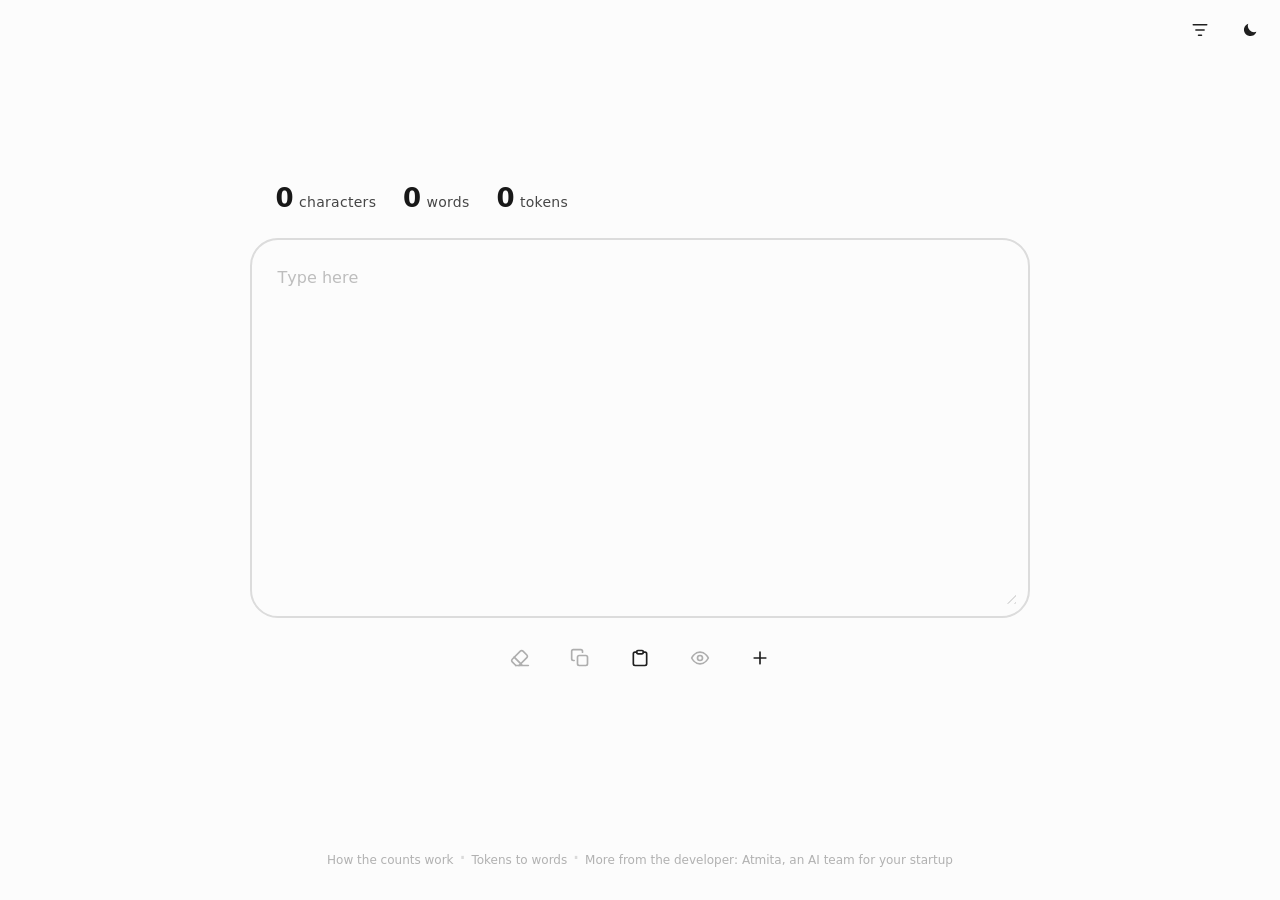
<file: index.html>
<!doctype html>
<html lang="en">
<head>
  <meta charset="utf-8" />
  <meta name="viewport" content="width=device-width, initial-scale=1" />
  <meta name="color-scheme" content="light dark" />
  <!-- Defense-in-depth CSP. Static site: only self scripts/styles, the hashed
       inline theme script, the data: favicon, and the blob: analysis worker. -->
  <meta http-equiv="Content-Security-Policy" content="default-src 'self'; script-src 'self' 'sha256-awjUEo2iga6r8HqKdI4p1upe99JFYEgBE8OxrNmNSeY=' blob: https://gc.zgo.at; style-src 'self' 'unsafe-inline'; img-src 'self' data: https://ilostcount.goatcounter.com; worker-src blob:; connect-src 'self' https://ilostcount.goatcounter.com; object-src 'none'; base-uri 'none'; form-action 'none'" />
  <title>Character Counter, Word Counter &amp; Token Counter | iLostCount</title>
  <meta name="description" content="Free online character counter and word counter. Paste text to see characters, words, AI tokens, and estimated speaking time instantly. No signup, no tracking." />
  <link rel="canonical" href="https://ilostcount.com/" />

  <meta property="og:type" content="website" />
  <meta property="og:site_name" content="iLostCount" />
  <meta property="og:title" content="Character Counter, Word Counter &amp; Token Counter" />
  <meta property="og:description" content="Paste text to see characters, words, AI tokens, and estimated speaking time instantly. Free, fast, no tracking." />
  <meta property="og:url" content="https://ilostcount.com/" />
  <meta property="og:image" content="https://ilostcount.com/og.png?v=3" />
  <meta property="og:image:width" content="1200" />
  <meta property="og:image:height" content="630" />
  <meta property="og:image:alt" content="iLostCount: Token Counter" />

  <meta name="twitter:card" content="summary_large_image" />
  <meta name="twitter:title" content="Character Counter, Word Counter &amp; Token Counter" />
  <meta name="twitter:description" content="Paste text to see characters, words, AI tokens, and estimated speaking time instantly. Free, fast, no tracking." />
  <meta name="twitter:image" content="https://ilostcount.com/og.png?v=3" />
  <link rel="icon" type="image/svg+xml" href="/favicon.svg" />
  <link rel="icon" type="image/png" sizes="32x32" href="/favicon-32.png" />
  <link rel="apple-touch-icon" href="/apple-touch-icon.png" />
  <script type="application/ld+json">
  {
    "@context": "https://schema.org",
    "@graph": [
      {
        "@type": "WebApplication",
        "@id": "https://ilostcount.com/#app",
        "name": "iLostCount",
        "alternateName": "iLostCount Character Counter",
        "url": "https://ilostcount.com/",
        "description": "Free online character counter, word counter, and AI token counter. Paste text to see characters, words, lines, paragraphs, tokens, and estimated speaking time instantly.",
        "applicationCategory": "UtilityApplication",
        "operatingSystem": "Any",
        "browserRequirements": "Requires JavaScript",
        "isAccessibleForFree": true,
        "featureList": [
          "Character count",
          "Word count",
          "Line and paragraph count",
          "AI token count estimate",
          "Speaking time estimate",
          "Side by side text comparison",
          "Markdown preview"
        ],
        "offers": {
          "@type": "Offer",
          "price": "0",
          "priceCurrency": "USD"
        }
      },
      {
        "@type": "FAQPage",
        "@id": "https://ilostcount.com/#faq",
        "mainEntity": [
          {
            "@type": "Question",
            "name": "How do I count characters in a text online?",
            "acceptedAnswer": {
              "@type": "Answer",
              "text": "Paste or type your text into the box on this page. The character count updates as you type, with no button to press and nothing to install. Nothing is uploaded: the counting happens inside your browser."
            }
          },
          {
            "@type": "Question",
            "name": "Does the character count include spaces?",
            "acceptedAnswer": {
              "@type": "Answer",
              "text": "Yes. The main character count includes spaces and punctuation, but ignores blank space at the very start and end of your text. If you want the exact raw length including that outer whitespace, turn on the \"Characters (raw)\" counter from the filter menu."
            }
          },
          {
            "@type": "Question",
            "name": "What is a token, and how is the token count calculated?",
            "acceptedAnswer": {
              "@type": "Answer",
              "text": "A token is the unit AI models such as Claude and GPT use to read text. A token is usually a short word or a piece of a longer word, so plain English averages about 4 characters per token. This page estimates the count from your text, weighting digits, punctuation, and scripts such as Chinese, Korean, and Thai more heavily than plain letters. The exact number varies by model, so treat it as a close approximation rather than a billing figure."
            }
          },
          {
            "@type": "Question",
            "name": "How many words is a 5 minute speech?",
            "acceptedAnswer": {
              "@type": "Answer",
              "text": "At a normal presentation pace of about 150 words per minute, a 5 minute speech is roughly 750 words. The speech time counter on this page applies that same 150 words per minute pace to your text, so you can trim a script until it fits your slot."
            }
          },
          {
            "@type": "Question",
            "name": "How do I count words in two texts at once?",
            "acceptedAnswer": {
              "@type": "Answer",
              "text": "Press the compare button to open a second box beside the first. Both texts are counted independently and the difference between them is shown next to each count, which is useful for checking a rewrite against an original or fitting a draft to a word limit."
            }
          },
          {
            "@type": "Question",
            "name": "Is my text stored or sent anywhere?",
            "acceptedAnswer": {
              "@type": "Answer",
              "text": "All counting runs locally in your browser, and your text is never sent to a server. It does stay on your own device: what you type in the main box is kept in that browser's local storage so it is still there when you come back. Clearing the box deletes it, and so does clearing your browser data. There is no account and no sign up. The site records cookieless page view counts only."
            }
          },
          {
            "@type": "Question",
            "name": "How many characters is a tweet?",
            "acceptedAnswer": {
              "@type": "Answer",
              "text": "280 characters on a free X (Twitter) account. Any link inside the post counts as a flat 23 characters regardless of its real length, so a post that looks short can still be over the limit. Attached images do not count toward the total."
            }
          },
          {
            "@type": "Question",
            "name": "How many characters can one text message hold?",
            "acceptedAnswer": {
              "@type": "Answer",
              "text": "160 characters in a single SMS. Past that, the message is split into multiple parts and charged as multiple messages, so the character count is the number to watch rather than the word count."
            }
          },
          {
            "@type": "Question",
            "name": "How long should a meta description be?",
            "acceptedAnswer": {
              "@type": "Answer",
              "text": "Around 155 to 160 characters. Google truncates anything longer in the search result, so a final sentence that runs past the limit is wasted. Page titles are cut at roughly 60 characters."
            }
          },
          {
            "@type": "Question",
            "name": "How many words is a 3 minute speech?",
            "acceptedAnswer": {
              "@type": "Answer",
              "text": "About 450 words at a normal pace of 150 words per minute. Nearer 360 words if you speak slowly and pause often, and up to 540 if you speak quickly."
            }
          },
          {
            "@type": "Question",
            "name": "How many words is a 10 minute speech?",
            "acceptedAnswer": {
              "@type": "Answer",
              "text": "About 1,500 words at 150 words per minute. Slides, pauses and questions eat into that, so 1,300 to 1,400 words is the safer target for a strict 10 minute slot."
            }
          },
          {
            "@type": "Question",
            "name": "How long does it take to read 1,000 words?",
            "acceptedAnswer": {
              "@type": "Answer",
              "text": "About 4 minutes read silently at an average adult pace of 240 words per minute, and about 6 minutes 40 seconds read aloud at 150 words per minute."
            }
          },
          {
            "@type": "Question",
            "name": "How many pages is 500 words?",
            "acceptedAnswer": {
              "@type": "Answer",
              "text": "One page single spaced, or two pages double spaced, at 12pt with one inch margins. A 500 word answer is about one A4 side of continuous prose."
            }
          },
          {
            "@type": "Question",
            "name": "How many pages is 1,000 words?",
            "acceptedAnswer": {
              "@type": "Answer",
              "text": "Two pages single spaced and four pages double spaced. Add roughly half a page if the piece carries a title block, headings, or a short reference list."
            }
          },
          {
            "@type": "Question",
            "name": "How many words is a 2 page essay?",
            "acceptedAnswer": {
              "@type": "Answer",
              "text": "About 500 words double spaced, or about 1,000 words single spaced. Check which spacing the brief asks for before you write, because the two answers differ by a factor of two."
            }
          }
        ]
      }
    ]
  }
  </script>
  <link rel="stylesheet" href="style.css?v=20260729-1" />
  <!-- Set theme before first paint to avoid a flash of the wrong mode -->
  <script>
    (function () {
      try {
        var t = localStorage.getItem("theme");
        if (t === "light" || t === "dark") {
          document.documentElement.setAttribute("data-theme", t);
        }
      } catch (e) {}
    })();
  </script>
</head>
<body>
  <div class="top-controls">
    <div class="stats-filter">
      <button id="filterBtn" class="round-btn" type="button" aria-label="Choose which counts to show" aria-haspopup="true" aria-expanded="false">
        <span class="round-btn__icon" aria-hidden="true">
          <svg viewBox="0 0 24 24" fill="none" stroke="currentColor" stroke-width="2" stroke-linecap="round" stroke-linejoin="round">
            <path d="M3 5h18M6.5 12h11M10 19h4"></path>
          </svg>
        </span>
      </button>
      <div id="filterMenu" class="filter-menu filter-menu--hidden" role="group" aria-label="Counts to show"></div>
    </div>

    <button id="themeToggle" class="round-btn" type="button" aria-label="Switch color theme">
      <span class="theme-toggle__icon round-btn__icon" aria-hidden="true"></span>
    </button>
  </div>

  <!-- The tool owns the first screen exactly as before. Reference copy sits
       below the fold so scrolling, not the working canvas, reveals it. -->
  <div class="stage">
  <main class="app">
    <div class="editors">
      <div class="editor" data-editor="primary">
        <div class="editor__header">
          <section class="stats" aria-label="Text counters" aria-live="polite"></section>
        </div>

        <div class="box">
          <textarea
            id="input"
            class="input"
            aria-label="Text to count"
            placeholder="Type here"
            spellcheck="false"
            autocomplete="off"
            autocapitalize="off"
          ></textarea>

          <div class="preview preview--hidden" aria-live="polite"></div>

          <div
            class="resize-handle"
            role="separator"
            tabindex="0"
            aria-label="Resize text canvases"
            aria-orientation="horizontal"
            aria-valuemin="240"
          ></div>
        </div>

        <div class="box-tools">
          <button class="pill-btn clear-btn" type="button" aria-label="Clear text" data-tooltip="Clear" disabled>
            <svg class="pill-btn__icon" viewBox="0 0 24 24" fill="none" stroke="currentColor" stroke-width="2" stroke-linecap="round" stroke-linejoin="round" aria-hidden="true">
              <path d="m7 21-4.3-4.3a2.25 2.25 0 0 1 0-3.2l9.7-9.7a2.25 2.25 0 0 1 3.2 0l4.6 4.6a2.25 2.25 0 0 1 0 3.2L10.8 21"></path>
              <path d="M22 21H7M5 11l9 9"></path>
            </svg>
          </button>

          <button class="pill-btn copy-btn" type="button" aria-label="Copy text" data-tooltip="Copy" disabled>
            <span class="pill-btn__icon copy-btn__icon" aria-hidden="true"></span>
          </button>

          <button class="pill-btn replace-btn" type="button" aria-label="Paste from clipboard" data-tooltip="Paste">
            <svg class="pill-btn__icon" viewBox="0 0 24 24" fill="none" stroke="currentColor" stroke-width="2" stroke-linecap="round" stroke-linejoin="round" aria-hidden="true">
              <rect x="8" y="3" width="8" height="4" rx="1.5"></rect>
              <path d="M16 5h2a2 2 0 0 1 2 2v12a2 2 0 0 1-2 2H6a2 2 0 0 1-2-2V7a2 2 0 0 1 2-2h2"></path>
            </svg>
          </button>

          <button class="pill-btn preview-btn" type="button" aria-label="View Markdown rendering" data-tooltip="Markdown" disabled>
            <span class="pill-btn__icon" aria-hidden="true"></span>
          </button>

          <button class="pill-btn compare-action compare-action--add" type="button" aria-label="Compare another text" aria-controls="comparisonEditor" aria-expanded="false" data-tooltip="Compare">
            <svg class="pill-btn__icon" viewBox="0 0 24 24" fill="none" stroke="currentColor" stroke-width="2" stroke-linecap="round" aria-hidden="true">
              <path d="M12 5v14M5 12h14"></path>
            </svg>
          </button>
        </div>
      </div>

      <div id="comparisonEditor" class="editor editor--hidden" data-editor="comparison">
        <div class="editor__header">
          <section class="stats" aria-label="Comparison text counters" aria-live="polite"></section>
        </div>

        <div class="box">
          <textarea
            class="input"
            aria-label="Comparison text to count"
            placeholder="Type here"
            spellcheck="false"
            autocomplete="off"
            autocapitalize="off"
          ></textarea>

          <div class="preview preview--hidden" aria-live="polite"></div>

          <div
            class="resize-handle"
            role="separator"
            tabindex="0"
            aria-label="Resize text canvases"
            aria-orientation="horizontal"
            aria-valuemin="240"
          ></div>
        </div>

        <div class="box-tools">
          <button class="pill-btn clear-btn" type="button" aria-label="Clear comparison text" data-tooltip="Clear" disabled>
            <svg class="pill-btn__icon" viewBox="0 0 24 24" fill="none" stroke="currentColor" stroke-width="2" stroke-linecap="round" stroke-linejoin="round" aria-hidden="true">
              <path d="m7 21-4.3-4.3a2.25 2.25 0 0 1 0-3.2l9.7-9.7a2.25 2.25 0 0 1 3.2 0l4.6 4.6a2.25 2.25 0 0 1 0 3.2L10.8 21"></path>
              <path d="M22 21H7M5 11l9 9"></path>
            </svg>
          </button>

          <button class="pill-btn copy-btn" type="button" aria-label="Copy comparison text" data-tooltip="Copy" disabled>
            <span class="pill-btn__icon copy-btn__icon" aria-hidden="true"></span>
          </button>

          <button class="pill-btn replace-btn" type="button" aria-label="Paste comparison text from clipboard" data-tooltip="Paste">
            <svg class="pill-btn__icon" viewBox="0 0 24 24" fill="none" stroke="currentColor" stroke-width="2" stroke-linecap="round" stroke-linejoin="round" aria-hidden="true">
              <rect x="8" y="3" width="8" height="4" rx="1.5"></rect>
              <path d="M16 5h2a2 2 0 0 1 2 2v12a2 2 0 0 1-2 2H6a2 2 0 0 1-2-2V7a2 2 0 0 1 2-2h2"></path>
            </svg>
          </button>

          <button class="pill-btn preview-btn" type="button" aria-label="View Markdown rendering" data-tooltip="Markdown" disabled>
            <span class="pill-btn__icon" aria-hidden="true"></span>
          </button>

          <button class="pill-btn compare-action compare-action--remove" type="button" aria-label="Close comparison" aria-controls="comparisonEditor" data-tooltip="Close">
            <svg class="pill-btn__icon" viewBox="4 4 16 16" fill="none" stroke="currentColor" stroke-width="2" stroke-linecap="round" aria-hidden="true">
              <path d="M6 6l12 12M18 6L6 18"></path>
            </svg>
          </button>
        </div>
      </div>
    </div>
  </main>

  <footer class="footer">
    <button id="aboutToggle" class="footer__toggle" type="button" aria-controls="about" aria-expanded="false">
      <span><span class="footer__full">How the counts work</span><span class="footer__short">How it counts</span></span>
    </button><span class="footer__divider" aria-hidden="true">·</span><button id="tokensToggle" class="footer__toggle" type="button" aria-controls="tokens" aria-expanded="false">
      <span>Tokens to words</span>
    </button><span class="footer__divider" aria-hidden="true">·</span><span class="footer__more"><span class="footer__credit"><span
        class="footer__lead">More from </span><span class="footer__lead-short">By </span><a
        class="footer__link" href="https://x.com/ahmad_almazeedi" target="_blank" rel="noopener">the developer</a>: </span><a
        class="footer__link" href="https://atmita.com" target="_blank" rel="noopener" title="Hire an AI team for your startup">Atmita</a><span
        class="footer__tail">, an AI team for your startup</span></span>
  </footer>
  </div>

  <!-- Collapsed so the canvas keeps the page to itself, but shipped in the
       HTML rather than injected on click, so crawlers still read every word. -->
  <article class="about" id="about" hidden>
    <h1>Free online character counter, word counter, and token counter</h1>
    <p class="about__lede">
      iLostCount is a plain text box that keeps a running count of everything
      above it. Paste a draft, a prompt, or a bio into the canvas at the top of
      this page and the characters, words, and AI tokens update as you type.
      There is no button to press, no upload, and no account. The counting runs
      inside your browser, so your text never leaves your device.
    </p>

    <h2>What it counts</h2>
    <dl class="about__list">
      <dt>Characters</dt>
      <dd>
        Every letter, digit, space, and punctuation mark, ignoring blank space
        at the very start and end. Useful for the hard limits on social posts,
        meta descriptions, SMS messages, and application forms. A raw character
        count that keeps outer whitespace is available in the filter menu.
      </dd>

      <dt>Words</dt>
      <dd>
        Runs of text separated by whitespace, counted the way an essay, article,
        or word limit expects.
      </dd>

      <dt>Lines and paragraphs</dt>
      <dd>
        How many lines your text occupies and how many blocks it is split into,
        handy for formatting checks and for anything with a per line limit.
      </dd>

      <dt>Tokens</dt>
      <dd>
        An estimate of how many tokens an AI model such as Claude or GPT would
        read your text as. Plain English runs at about four characters per
        token, so a 1,000 character prompt usually lands near 250. Digits,
        punctuation, and scripts such as Chinese, Korean, and Thai are weighted
        more heavily, the way real tokenizers treat them. Use it to keep prompts
        inside a context window or to sanity check cost before you send a
        request. For the reverse conversion, see
        <a href="/tokens-to-words/">how many words 1,000 tokens is</a>.
      </dd>

      <dt>Speaking time</dt>
      <dd>
        How long the text takes to read aloud, estimated at a normal
        presentation pace of 150 words per minute and an average of six
        characters per word. Written a talk, a video script, or a voiceover?
        This tells you whether it fits the slot.
      </dd>
    </dl>

    <h2>Compare two texts side by side</h2>
    <p>
      The compare button opens a second canvas next to the first. Each side is
      counted on its own and the difference between them appears beside every
      count, which makes it quick to check an edit against the original, fit a
      rewrite to the same length, or see how much a shorter prompt saves you.
      A Markdown preview button renders either side as formatted text without
      changing what is counted.
    </p>

    <h2>Character and word limits worth knowing</h2>
    <p>
      Most people open a counter because something has a limit. These are the
      ones people check most often. Paste your text into the canvas at the top
      of this page and the count updates as you type, so you can trim until it
      fits.
    </p>
    <dl class="about__list">
      <dt>Post on X (Twitter)</dt>
      <dd>
        280 characters on a free account. A link always counts as a fixed 23
        characters no matter how long the URL is, and attached images do not
        count toward the limit at all.
      </dd>

      <dt>Instagram caption and bio</dt>
      <dd>
        2,200 characters for a caption, but only the first 125 or so are visible
        before the "more" cut, so the hook has to land early. A profile bio holds
        150 characters. Hashtags count toward the caption limit.
      </dd>

      <dt>Text message (SMS)</dt>
      <dd>
        160 characters in a single message. Go one character past it and the
        message is split and billed as two, which is why the character count
        matters here and the word count does not.
      </dd>

      <dt>Meta description and page title</dt>
      <dd>
        Google truncates a meta description at roughly 155 to 160 characters and
        a page title at roughly 60. Both are measured in characters, not words,
        and both include spaces.
      </dd>

      <dt>LinkedIn post and headline</dt>
      <dd>
        3,000 characters for a feed post, counting spaces, line breaks, and
        emoji. 1,250 for a comment. 220 for the headline under your name, and
        2,600 for the About section.
      </dd>

      <dt>YouTube title and description</dt>
      <dd>
        100 characters for a video title and 5,000 for the description.
      </dd>

      <dt>Common App essay</dt>
      <dd>
        650 words. This one is a word limit rather than a character limit, so
        read the word count above instead of the character count.
      </dd>
    </dl>

    <h2>Speaking time and reading time</h2>
    <p>
      The speaking time counter above uses a normal presentation pace of 150 words per
      minute. Silent reading is faster, closer to 240 words per minute, which is why a
      page takes longer to say than to read. The table works both ways: start from a
      word count to get the time, or start from the time to get the word count you need
      to write.
    </p>
    <table class="about__table">
      <caption>At 150 words per minute spoken and 240 words per minute read silently.</caption>
      <thead>
        <tr><th scope="col">Words</th><th scope="col">Spoken</th><th scope="col">Read silently</th></tr>
      </thead>
      <tbody>
        <tr><td>100</td><td>40 sec</td><td>25 sec</td></tr>
        <tr><td>250</td><td>1 min 40 sec</td><td>1 min</td></tr>
        <tr><td>500</td><td>3 min 20 sec</td><td>2 min 5 sec</td></tr>
        <tr><td>750</td><td>5 min</td><td>3 min 10 sec</td></tr>
        <tr><td>1,000</td><td>6 min 40 sec</td><td>4 min 10 sec</td></tr>
        <tr><td>1,500</td><td>10 min</td><td>6 min 15 sec</td></tr>
        <tr><td>2,000</td><td>13 min 20 sec</td><td>8 min 20 sec</td></tr>
        <tr><td>3,000</td><td>20 min</td><td>12 min 30 sec</td></tr>
        <tr><td>5,000</td><td>33 min 20 sec</td><td>20 min 50 sec</td></tr>
      </tbody>
    </table>
    <p>
      Pace is personal. A slow, deliberate delivery runs nearer 120 words per minute and
      a fast one nearer 180, so a 10 minute slot can hold anywhere from 1,200 to 1,800
      words. When the slot is strict, write to the lower number and leave room for pauses.
    </p>

    <h2>Words to pages</h2>
    <p>
      Page counts come from a word count, not a character count, so an essay or a
      report brief given in pages is really a word target in disguise. These figures
      assume the standard academic setup: 12pt Times New Roman or Arial, one inch
      margins, no images. Paste your draft into the canvas at the top of this page and
      read the word count to see where you stand.
    </p>
    <table class="about__table">
      <caption>12pt font, one inch margins. About 500 words to a single spaced page and 250 to a double spaced page.</caption>
      <thead>
        <tr><th scope="col">Words</th><th scope="col">Single spaced</th><th scope="col">Double spaced</th></tr>
      </thead>
      <tbody>
        <tr><td>250</td><td>&frac12; page</td><td>1 page</td></tr>
        <tr><td>500</td><td>1 page</td><td>2 pages</td></tr>
        <tr><td>750</td><td>1&frac12; pages</td><td>3 pages</td></tr>
        <tr><td>1,000</td><td>2 pages</td><td>4 pages</td></tr>
        <tr><td>1,500</td><td>3 pages</td><td>6 pages</td></tr>
        <tr><td>2,000</td><td>4 pages</td><td>8 pages</td></tr>
        <tr><td>2,500</td><td>5 pages</td><td>10 pages</td></tr>
        <tr><td>5,000</td><td>10 pages</td><td>20 pages</td></tr>
        <tr><td>10,000</td><td>20 pages</td><td>40 pages</td></tr>
      </tbody>
    </table>
    <p>
      Font choice moves the number more than people expect. Times New Roman is narrow,
      so the same words fill fewer pages than they would in Arial or Calibri, and a
      wider line spacing such as 1.5 lands between the two columns above. Headings,
      block quotes, and a reference list all eat page space without adding many words,
      which is why a piece that hits the word target can still run a page long.
    </p>

    <h2>Questions and answers</h2>

    <h3>How do I count characters in a text online?</h3>
    <p>
      Paste or type into the box at the top of this page. The character count
      updates as you type, with nothing to press and nothing to install.
    </p>

    <h3>Does the character count include spaces?</h3>
    <p>
      Yes. The main count includes spaces and punctuation but ignores blank
      space at the very start and end of your text. For the exact raw length
      including that outer whitespace, turn on Characters (raw) in the filter
      menu.
    </p>

    <h3>What is a token, and how is the token count calculated?</h3>
    <p>
      A token is the unit AI models use to read text, usually a short word or a
      piece of a longer one. This page estimates the count from your text's
      length and word count. The exact number varies by model, so treat it as a
      close approximation rather than a billing figure.
    </p>

    <h3>How many words is a 5 minute speech?</h3>
    <p>
      At about 150 words per minute, roughly 750 words. The speaking time
      counter applies that same pace to your text, so you can trim a script
      until it fits.
    </p>

    <h3>Is my text stored or sent anywhere?</h3>
    <p>
      All counting runs locally in your browser, and your text is never sent to
      a server. It does stay on your own device: what you type in the main box
      is kept in that browser's local storage, so it is still there when you
      come back. Clearing the box deletes it, and so does clearing your browser
      data. There is no account and no sign up, and the site records cookieless
      page view counts only.
    </p>

    <h3>How many characters is a tweet?</h3>
    <p>
      280 characters on a free X account. Any link inside the post counts as a
      flat 23 characters regardless of its real length, so a post that looks
      short can still be over the limit.
    </p>

    <h3>How many characters can one text message hold?</h3>
    <p>
      160 characters. Past that, the message is split into multiple parts and
      charged as multiple messages, so the character count is the number to
      watch.
    </p>

    <h3>How long should a meta description be?</h3>
    <p>
      Around 155 to 160 characters. Google cuts anything longer in the search
      result, so the last sentence is wasted if it runs past the limit.
    </p>

    <h3>How many words is a 3 minute speech?</h3>
    <p>
      About 450 words at a normal pace of 150 words per minute. Nearer 360 words if you
      speak slowly and pause often, and up to 540 if you speak quickly.
    </p>

    <h3>How many words is a 10 minute speech?</h3>
    <p>
      About 1,500 words at 150 words per minute. Slides, pauses and questions eat into
      that, so 1,300 to 1,400 words is the safer target for a strict 10 minute slot.
    </p>

    <h3>How long does it take to read 1,000 words?</h3>
    <p>
      About 4 minutes read silently at an average adult pace of 240 words per minute, and
      about 6 minutes 40 seconds read aloud at 150 words per minute.
    </p>

    <h3>How many pages is 500 words?</h3>
    <p>
      One page single spaced, or two pages double spaced, at 12pt with one inch
      margins. A 500 word answer is about one A4 side of continuous prose.
    </p>

    <h3>How many pages is 1,000 words?</h3>
    <p>
      Two pages single spaced and four pages double spaced. Add roughly half a page
      if the piece carries a title block, headings, or a short reference list.
    </p>

    <h3>How many words is a 2 page essay?</h3>
    <p>
      About 500 words double spaced, or about 1,000 words single spaced. Check which
      spacing the brief asks for before you write, because the two answers differ by
      a factor of two.
    </p>

    <button class="about__close" type="button">
      <svg class="about__close-chevron" viewBox="0 0 24 24" fill="none" stroke="currentColor" stroke-width="2.4" stroke-linecap="round" stroke-linejoin="round" aria-hidden="true">
        <path d="m18 15-6-6-6 6"></path>
      </svg>
      <span>Back to the counter</span>
    </button>
  </article>

  <!-- The second article, under the first and reached the same way. The short
       version on purpose: the full guide is its own page, and repeating it
       word for word would put the same copy on two URLs of the same site. -->
  <article class="about" id="tokens" hidden>
    <h2 class="about__title">Tokens to words</h2>
    <p class="about__lede">
      The conversion both ways, for sizing a prompt before you send it.
    </p>

    <p class="about__answer">
      <strong>1,000 tokens is about 750 words</strong>, or roughly 4,000
      characters of ordinary English. The other way round,
      <strong>1,000 words is about 1,333 tokens</strong>.
    </p>

    <p>
      A token is the unit a model reads in: usually a short word, or a piece of
      a longer one. That is why the two counts never line up exactly. For plain
      English the ratio holds well enough to plan around, at about four
      characters to a token and three quarters of a word.
    </p>

    <h3>Tokens into words</h3>
    <table class="about__table">
      <caption>English prose, at roughly 4 characters per token.</caption>
      <thead>
        <tr><th scope="col">Tokens</th><th scope="col">Words</th><th scope="col">Characters</th></tr>
      </thead>
      <tbody>
        <tr><td>100</td><td>75</td><td>400</td></tr>
        <tr><td>500</td><td>375</td><td>2,000</td></tr>
        <tr><td>1,000</td><td>750</td><td>4,000</td></tr>
        <tr><td>2,000</td><td>1,500</td><td>8,000</td></tr>
        <tr><td>4,000</td><td>3,000</td><td>16,000</td></tr>
        <tr><td>8,000</td><td>6,000</td><td>32,000</td></tr>
        <tr><td>16,000</td><td>12,000</td><td>64,000</td></tr>
        <tr><td>32,000</td><td>24,000</td><td>128,000</td></tr>
        <tr><td>128,000</td><td>96,000</td><td>512,000</td></tr>
      </tbody>
    </table>

    <h3>Words into tokens</h3>
    <table class="about__table">
      <caption>Multiply words by about 1.33 to estimate tokens.</caption>
      <thead>
        <tr><th scope="col">Words</th><th scope="col">Tokens</th><th scope="col">Characters</th></tr>
      </thead>
      <tbody>
        <tr><td>100</td><td>133</td><td>533</td></tr>
        <tr><td>250</td><td>333</td><td>1,333</td></tr>
        <tr><td>500</td><td>667</td><td>2,667</td></tr>
        <tr><td>750</td><td>1,000</td><td>4,000</td></tr>
        <tr><td>1,000</td><td>1,333</td><td>5,333</td></tr>
        <tr><td>2,000</td><td>2,667</td><td>10,667</td></tr>
        <tr><td>5,000</td><td>6,667</td><td>26,667</td></tr>
        <tr><td>10,000</td><td>13,333</td><td>53,333</td></tr>
      </tbody>
    </table>

    <h3>Where the ratio stops holding</h3>
    <p>
      Code runs denser, nearer three characters per token, and long strings of
      digits are broken into small pieces, so a table of figures costs more
      than the same space of prose. Languages in non Latin scripts cost the
      most: Arabic, Chinese, Japanese, Korean, and Thai can take two to three
      times the tokens English needs for the same meaning. Model families ship
      their own tokenizers as well, so one sentence lands on a slightly
      different number for GPT, Claude, Gemini, and Llama.
    </p>

    <p>
      The <a href="/tokens-to-words/">full tokens to words guide</a> has the
      page counts, the model by model differences, and the rest of the
      questions.
    </p>

    <button class="about__close" type="button">
      <svg class="about__close-chevron" viewBox="0 0 24 24" fill="none" stroke="currentColor" stroke-width="2.4" stroke-linecap="round" stroke-linejoin="round" aria-hidden="true">
        <path d="m18 15-6-6-6 6"></path>
      </svg>
      <span>Back to the counter</span>
    </button>
  </article>

  <script src="markdown.js"></script>
  <!-- Shared with the reference pages, so the toggle behaves the same on both. -->
  <script src="theme.js?v=20260728-1"></script>
  <script src="script.js?v=20260729-1"></script>
  <!-- GoatCounter: cookieless page view counts, no personal data -->
  <script data-goatcounter="https://ilostcount.goatcounter.com/count" async src="https://gc.zgo.at/count.js"></script>
</body>
</html>
</file>
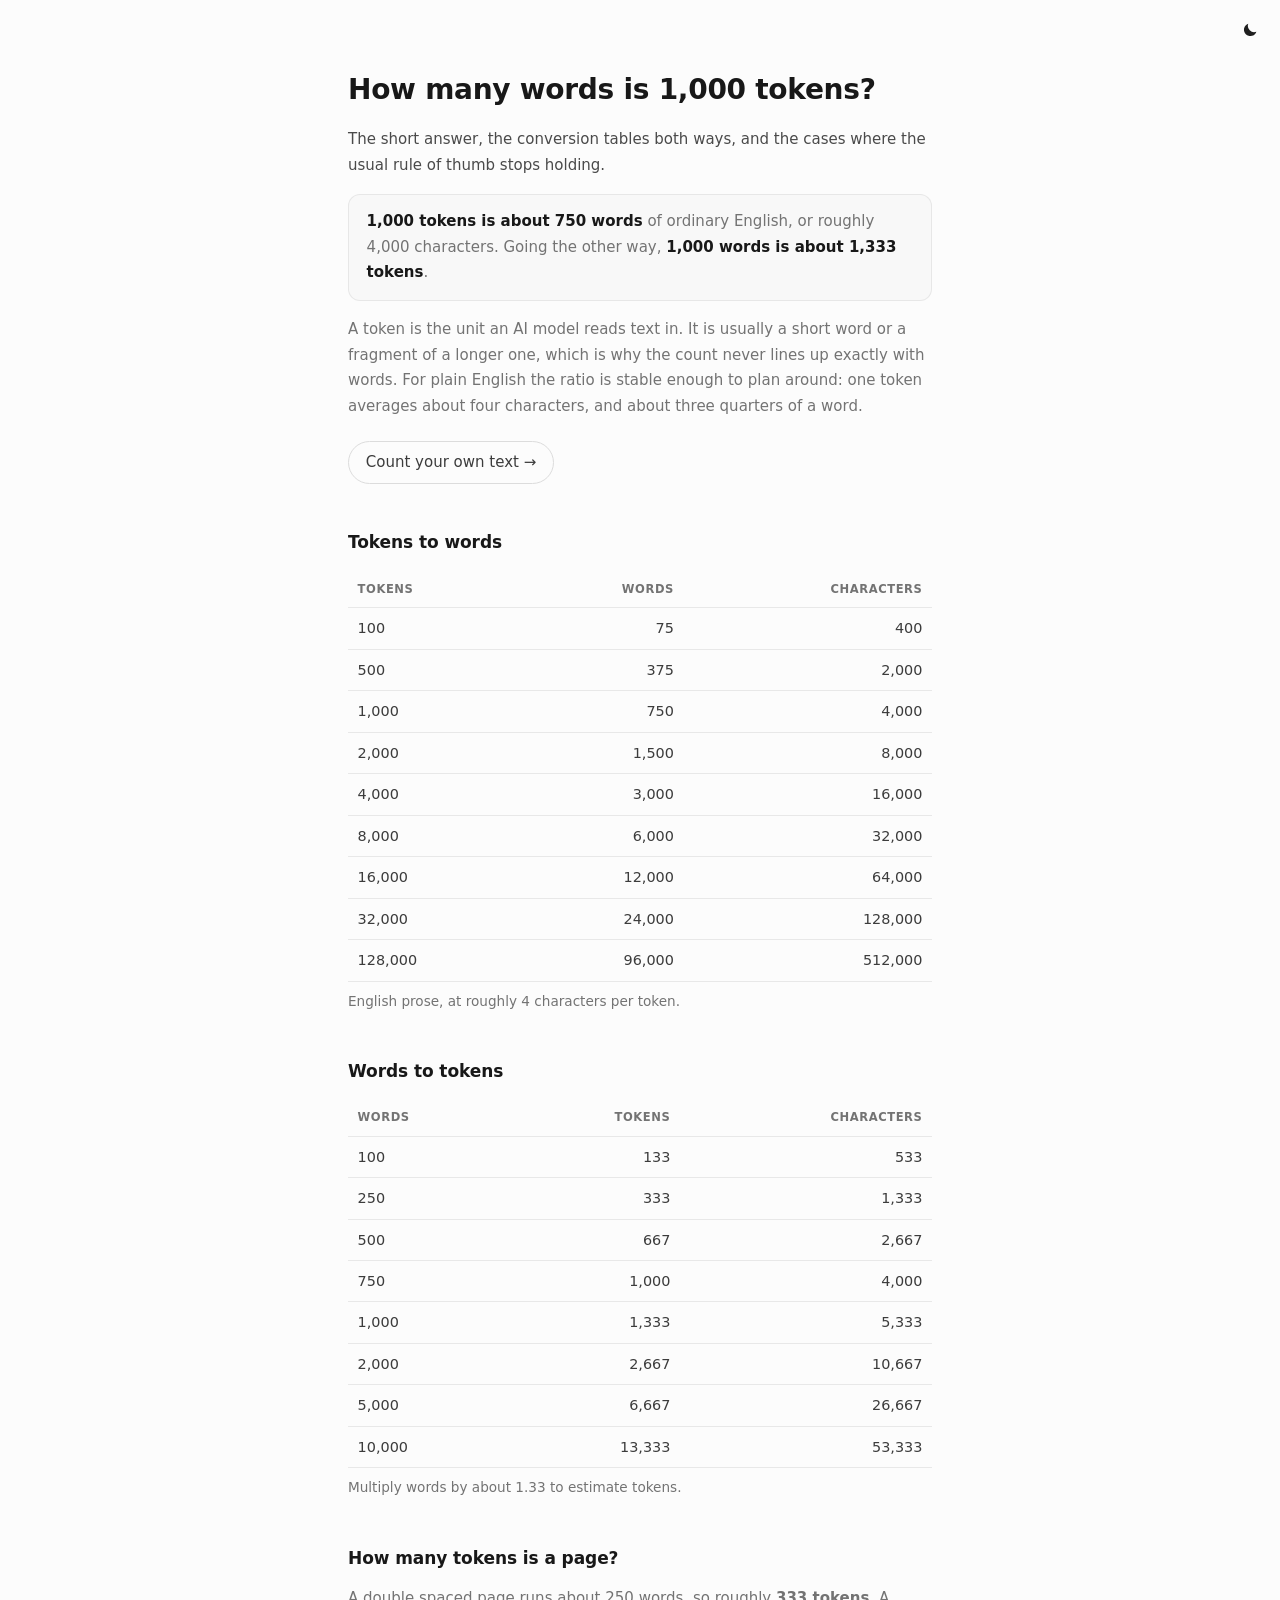
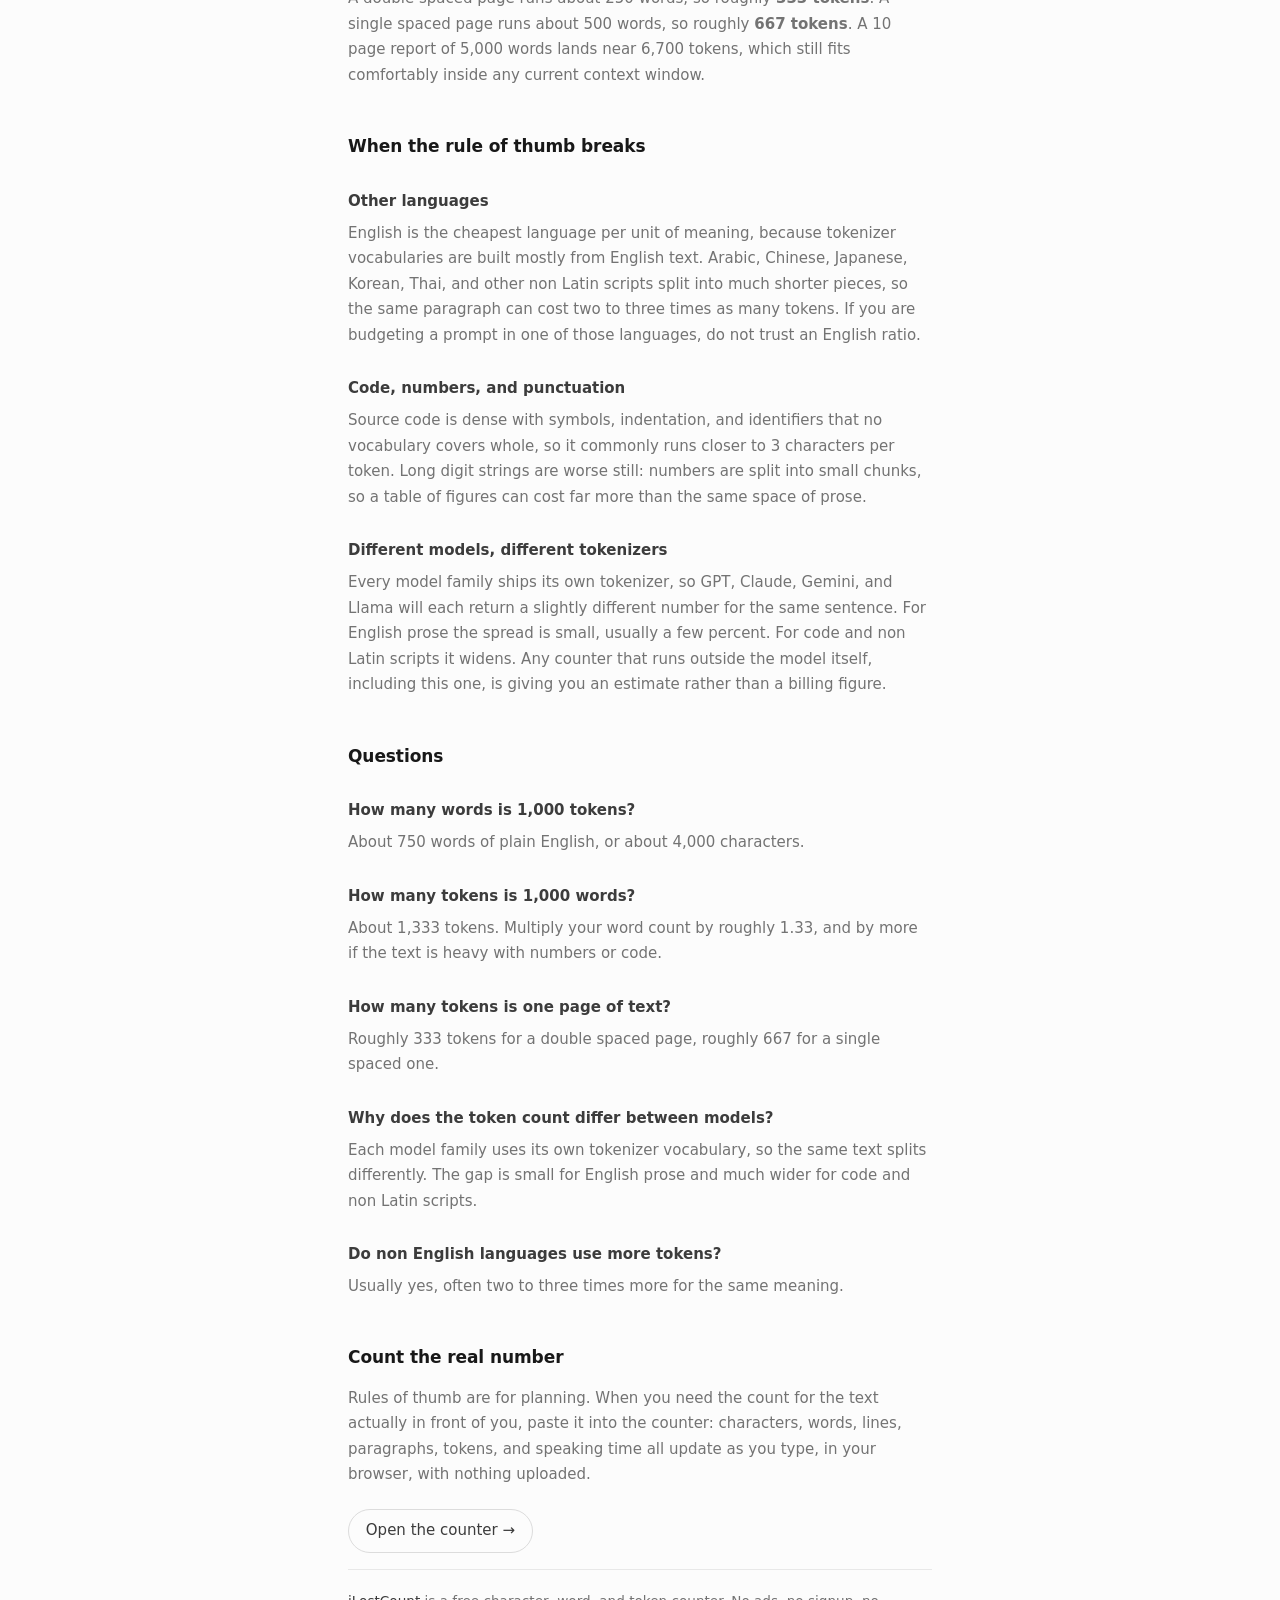
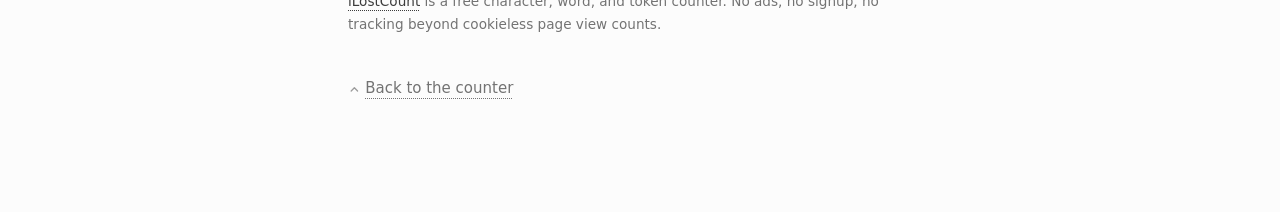
<file: tokens-to-words/index.html>
<!doctype html>
<html lang="en">
<head>
  <meta charset="utf-8" />
  <meta name="viewport" content="width=device-width, initial-scale=1" />
  <meta name="color-scheme" content="light dark" />
  <!-- Same defense-in-depth CSP as the counter, minus the worker it has no
       need for. The hash covers the inline theme script below. -->
  <meta http-equiv="Content-Security-Policy" content="default-src 'self'; script-src 'self' 'sha256-awjUEo2iga6r8HqKdI4p1upe99JFYEgBE8OxrNmNSeY=' https://gc.zgo.at; style-src 'self' 'unsafe-inline'; img-src 'self' data: https://ilostcount.goatcounter.com; connect-src 'self' https://ilostcount.goatcounter.com; object-src 'none'; base-uri 'none'; form-action 'none'" />
  <title>Tokens to Words: How Many Words Is 1,000 Tokens? | iLostCount</title>
  <meta name="description" content="1,000 tokens is about 750 English words. Full tokens-to-words and words-to-tokens conversion tables, plus why the ratio changes with language, code, and numbers." />
  <link rel="canonical" href="https://ilostcount.com/tokens-to-words/" />

  <meta property="og:type" content="article" />
  <meta property="og:site_name" content="iLostCount" />
  <meta property="og:title" content="Tokens to Words: How Many Words Is 1,000 Tokens?" />
  <meta property="og:description" content="1,000 tokens is about 750 English words. Conversion tables both ways, and why the ratio changes with language and code." />
  <meta property="og:url" content="https://ilostcount.com/tokens-to-words/" />
  <meta property="og:image" content="https://ilostcount.com/og.png?v=3" />
  <meta name="twitter:card" content="summary_large_image" />
  <meta name="twitter:title" content="Tokens to Words: How Many Words Is 1,000 Tokens?" />
  <meta name="twitter:description" content="1,000 tokens is about 750 English words. Conversion tables both ways." />
  <meta name="twitter:image" content="https://ilostcount.com/og.png?v=3" />
  <link rel="icon" type="image/svg+xml" href="/favicon.svg" />
  <link rel="icon" type="image/png" sizes="32x32" href="/favicon-32.png" />
  <link rel="apple-touch-icon" href="/apple-touch-icon.png" />

  <script type="application/ld+json">
  {
    "@context": "https://schema.org",
    "@graph": [
      {
        "@type": "Article",
        "@id": "https://ilostcount.com/tokens-to-words/#article",
        "headline": "Tokens to words: how many words is 1,000 tokens?",
        "description": "Conversion tables between AI tokens, words, and characters, and why the ratio changes with language and content type.",
        "mainEntityOfPage": "https://ilostcount.com/tokens-to-words/",
        "isAccessibleForFree": true
      },
      {
        "@type": "FAQPage",
        "@id": "https://ilostcount.com/tokens-to-words/#faq",
        "mainEntity": [
          {
            "@type": "Question",
            "name": "How many words is 1,000 tokens?",
            "acceptedAnswer": {
              "@type": "Answer",
              "text": "About 750 words of plain English. The usual rule of thumb is 1 token to 0.75 words, or roughly 4 characters per token, so 1,000 tokens covers about 4,000 characters."
            }
          },
          {
            "@type": "Question",
            "name": "How many tokens is 1,000 words?",
            "acceptedAnswer": {
              "@type": "Answer",
              "text": "About 1,333 tokens for ordinary English prose. Multiply your word count by roughly 1.33 to get tokens, or by more if the text is dense with numbers, code, or punctuation."
            }
          },
          {
            "@type": "Question",
            "name": "How many tokens is one page of text?",
            "acceptedAnswer": {
              "@type": "Answer",
              "text": "A double spaced page of about 250 words is roughly 333 tokens. A single spaced page of about 500 words is roughly 667 tokens."
            }
          },
          {
            "@type": "Question",
            "name": "Why does the token count differ between models?",
            "acceptedAnswer": {
              "@type": "Answer",
              "text": "Each model family ships its own tokenizer with its own vocabulary, so the same sentence splits differently for GPT, Claude, Gemini, and Llama. The differences are usually within a few percent for English prose and much wider for code and non Latin scripts, which is why any counter outside the model itself is an estimate."
            }
          },
          {
            "@type": "Question",
            "name": "Do non English languages use more tokens?",
            "acceptedAnswer": {
              "@type": "Answer",
              "text": "Yes, usually a lot more. Arabic, Chinese, Japanese, Korean, Thai, and other non Latin scripts are represented by shorter token pieces, so the same meaning can cost two to three times the tokens it would in English."
            }
          }
        ]
      }
    ]
  }
  </script>
  <link rel="stylesheet" href="/style.css?v=20260729-1" />
  <!-- Set theme before first paint to avoid a flash of the wrong mode -->
  <script>
    (function () {
      try {
        var t = localStorage.getItem("theme");
        if (t === "light" || t === "dark") {
          document.documentElement.setAttribute("data-theme", t);
        }
      } catch (e) {}
    })();
  </script>
</head>
<body>
  <div class="top-controls">
    <button id="themeToggle" class="round-btn" type="button" aria-label="Switch color theme">
      <span class="theme-toggle__icon round-btn__icon" aria-hidden="true"></span>
    </button>
  </div>

  <!-- The same article the counter opens below its canvas, at its own URL:
       same type, same colours, same way back up at the end of it. -->
  <article class="about about--page">
    <h1>How many words is 1,000 tokens?</h1>
    <p class="about__lede">
      The short answer, the conversion tables both ways, and the cases where
      the usual rule of thumb stops holding.
    </p>

    <p class="about__answer">
      <strong>1,000 tokens is about 750 words</strong> of ordinary English, or
      roughly 4,000 characters. Going the other way,
      <strong>1,000 words is about 1,333 tokens</strong>.
    </p>

    <p>
      A token is the unit an AI model reads text in. It is usually a short word
      or a fragment of a longer one, which is why the count never lines up
      exactly with words. For plain English the ratio is stable enough to plan
      around: one token averages about four characters, and about three
      quarters of a word.
    </p>

    <p><a class="about__cta" href="/">Count your own text &rarr;</a></p>

    <h2>Tokens to words</h2>
    <table class="about__table">
      <caption>English prose, at roughly 4 characters per token.</caption>
      <thead>
        <tr><th scope="col">Tokens</th><th scope="col">Words</th><th scope="col">Characters</th></tr>
      </thead>
      <tbody>
        <tr><td>100</td><td>75</td><td>400</td></tr>
        <tr><td>500</td><td>375</td><td>2,000</td></tr>
        <tr><td>1,000</td><td>750</td><td>4,000</td></tr>
        <tr><td>2,000</td><td>1,500</td><td>8,000</td></tr>
        <tr><td>4,000</td><td>3,000</td><td>16,000</td></tr>
        <tr><td>8,000</td><td>6,000</td><td>32,000</td></tr>
        <tr><td>16,000</td><td>12,000</td><td>64,000</td></tr>
        <tr><td>32,000</td><td>24,000</td><td>128,000</td></tr>
        <tr><td>128,000</td><td>96,000</td><td>512,000</td></tr>
      </tbody>
    </table>

    <h2>Words to tokens</h2>
    <table class="about__table">
      <caption>Multiply words by about 1.33 to estimate tokens.</caption>
      <thead>
        <tr><th scope="col">Words</th><th scope="col">Tokens</th><th scope="col">Characters</th></tr>
      </thead>
      <tbody>
        <tr><td>100</td><td>133</td><td>533</td></tr>
        <tr><td>250</td><td>333</td><td>1,333</td></tr>
        <tr><td>500</td><td>667</td><td>2,667</td></tr>
        <tr><td>750</td><td>1,000</td><td>4,000</td></tr>
        <tr><td>1,000</td><td>1,333</td><td>5,333</td></tr>
        <tr><td>2,000</td><td>2,667</td><td>10,667</td></tr>
        <tr><td>5,000</td><td>6,667</td><td>26,667</td></tr>
        <tr><td>10,000</td><td>13,333</td><td>53,333</td></tr>
      </tbody>
    </table>

    <h2>How many tokens is a page?</h2>
    <p>
      A double spaced page runs about 250 words, so roughly
      <strong>333 tokens</strong>. A single spaced page runs about 500 words,
      so roughly <strong>667 tokens</strong>. A 10 page report of 5,000 words
      lands near 6,700 tokens, which still fits comfortably inside any current
      context window.
    </p>

    <h2>When the rule of thumb breaks</h2>

    <h3>Other languages</h3>
    <p>
      English is the cheapest language per unit of meaning, because tokenizer
      vocabularies are built mostly from English text. Arabic, Chinese,
      Japanese, Korean, Thai, and other non Latin scripts split into much
      shorter pieces, so the same paragraph can cost two to three times as many
      tokens. If you are budgeting a prompt in one of those languages, do not
      trust an English ratio.
    </p>

    <h3>Code, numbers, and punctuation</h3>
    <p>
      Source code is dense with symbols, indentation, and identifiers that no
      vocabulary covers whole, so it commonly runs closer to 3 characters per
      token. Long digit strings are worse still: numbers are split into small
      chunks, so a table of figures can cost far more than the same space of
      prose.
    </p>

    <h3>Different models, different tokenizers</h3>
    <p>
      Every model family ships its own tokenizer, so GPT, Claude, Gemini, and
      Llama will each return a slightly different number for the same sentence.
      For English prose the spread is small, usually a few percent. For code and
      non Latin scripts it widens. Any counter that runs outside the model
      itself, including this one, is giving you an estimate rather than a
      billing figure.
    </p>

    <h2>Questions</h2>

    <h3>How many words is 1,000 tokens?</h3>
    <p>About 750 words of plain English, or about 4,000 characters.</p>

    <h3>How many tokens is 1,000 words?</h3>
    <p>
      About 1,333 tokens. Multiply your word count by roughly 1.33, and by more
      if the text is heavy with numbers or code.
    </p>

    <h3>How many tokens is one page of text?</h3>
    <p>
      Roughly 333 tokens for a double spaced page, roughly 667 for a single
      spaced one.
    </p>

    <h3>Why does the token count differ between models?</h3>
    <p>
      Each model family uses its own tokenizer vocabulary, so the same text
      splits differently. The gap is small for English prose and much wider for
      code and non Latin scripts.
    </p>

    <h3>Do non English languages use more tokens?</h3>
    <p>Usually yes, often two to three times more for the same meaning.</p>

    <h2>Count the real number</h2>
    <p>
      Rules of thumb are for planning. When you need the count for the text
      actually in front of you, paste it into the counter: characters, words,
      lines, paragraphs, tokens, and speaking time all update as you type, in
      your browser, with nothing uploaded.
    </p>
    <p><a class="about__cta" href="/">Open the counter &rarr;</a></p>

    <p class="about__note">
      <a href="/">iLostCount</a> is a free character, word, and token counter.
      No ads, no signup, no tracking beyond cookieless page view counts.
    </p>

    <a class="about__close" href="/">
      <svg class="about__close-chevron" viewBox="0 0 24 24" fill="none" stroke="currentColor" stroke-width="2.4" stroke-linecap="round" stroke-linejoin="round" aria-hidden="true">
        <path d="m18 15-6-6-6 6"></path>
      </svg>
      <span>Back to the counter</span>
    </a>
  </article>

  <script src="/theme.js?v=20260728-1"></script>
  <!-- GoatCounter: cookieless page view counts, no personal data -->
  <script data-goatcounter="https://ilostcount.goatcounter.com/count" async src="https://gc.zgo.at/count.js"></script>
</body>
</html>
</file>
<file: style.css>
/* ---------- Theme tokens ---------- */
:root {
  color-scheme: light;
  --bg: #fcfcfc;
  --surface: #f4f4f4;
  --text: #181818;
  --muted: #737373;
  --accent: #181818;
  --link: #181818;
  --border: #dcdcdc;
  /* Atmita monochrome text.mutedPrimary — button labels/icons. */
  --muted-primary: #1f1f1f;
  --positive: #137333;
  --negative: #b3261e;
}

/* Follow the system setting unless the user has picked a theme manually */
@media (prefers-color-scheme: dark) {
  :root:not([data-theme]) {
    color-scheme: dark;
    --bg: #000000;
    --surface: #1c1c1c;
    --text: #fafafa;
    --muted: #a3a3a3;
    --accent: #fafafa;
    --link: #fafafa;
    --border: #1e1e1e;
    --muted-primary: rgba(255, 255, 255, 0.88);
    --positive: #81c995;
    --negative: #f28b82;
  }
}

/* Manual override (wins over the system preference above) */
:root[data-theme="dark"] {
  color-scheme: dark;
  --bg: #000000;
  --surface: #1c1c1c;
  --text: #fafafa;
  --muted: #a3a3a3;
  --accent: #fafafa;
  --link: #fafafa;
  --border: #1e1e1e;
  --muted-primary: rgba(255, 255, 255, 0.88);
  --positive: #81c995;
  --negative: #f28b82;
}

/* ---------- Base ---------- */
* {
  box-sizing: border-box;
}

body {
  margin: 0;
  min-height: 100vh;
  background: var(--bg);
  color: var(--text);
  font-family: ui-rounded, "SF Pro Rounded", "Hiragino Maru Gothic ProN",
    "Quicksand", system-ui, -apple-system, "Segoe UI", Roboto, sans-serif;
  -webkit-font-smoothing: antialiased;
  text-rendering: optimizeLegibility;
  display: flex;
  flex-direction: column;
  align-items: center;
  transition: background-color 0.3s ease, color 0.3s ease;
}

/* ---------- Stage ---------- */
/* The working canvas keeps the whole first screen to itself, centred exactly
   as it was before the reference copy below it existed. */
.stage {
  position: relative;
  width: 100%;
  min-height: 100vh;
  min-height: 100svh;
  display: flex;
  flex-direction: column;
  align-items: center;
  justify-content: center;
  padding: clamp(1.25rem, 4vw, 3rem);
}

/* ---------- App layout ---------- */
.app {
  width: 100%;
  max-width: 780px;
  display: flex;
  flex-direction: column;
  gap: clamp(1.5rem, 4vw, 2.25rem);
  /* Exact vertical center, raised by the footer's height (~1rem: one line
     of 0.75rem text) plus a 2px nudge so the footer below doesn't
     make it feel low. */
  transform: translateY(calc(-1rem - 2px));
  transition: max-width 0.25s ease;
}

.app--compare {
  max-width: 1200px;
}

.editors {
  display: grid;
  grid-template-columns: minmax(0, 1fr);
}

/* Compare mode stays side by side at every viewport width. */
.editors--compare {
  grid-template-columns: repeat(2, minmax(0, 1fr));
  gap: clamp(0.75rem, 2.5vw, 1.5rem);
}

.editor {
  min-width: 0;
}

.editor--hidden {
  display: none !important;
}

.editor__header {
  min-height: 2.1rem;
  margin-bottom: 1.35rem;
  display: flex;
  align-items: center;
}

/* ---------- Stats bar ---------- */
/* Sits above the box; left edge lines up with the text inside the box
   (same inset as the textarea's padding). Height is reserved so the
   layout doesn't shift when counts appear/disappear. */
.stats {
  /* --stats-scale is stepped down by fitStats() when the row gets crowded. */
  padding-left: clamp(1.1rem, 3vw, 1.6rem);
  min-width: 0;
  flex: 1;
  min-height: 2.1rem;
  white-space: nowrap;
  display: flex;
  align-items: baseline;
  gap: calc((1.55rem + 2px) * var(--stats-scale, 1));
  font-size: calc(0.875rem * var(--stats-scale, 1));
  font-weight: 500;
  line-height: 1.3;
  /* Labels: halfway between muted and full text so they read clearly
     without competing with the bold values. */
  color: color-mix(in srgb, var(--muted) 50%, var(--text));
  letter-spacing: 0.02em;
}

.stats__value {
  margin-right: calc(0.32rem * var(--stats-scale, 1));
  font-size: calc(1.625rem * var(--stats-scale, 1));
  font-weight: 700;
  font-variant-numeric: tabular-nums;
  color: var(--text);
}

.stats__item {
  display: inline-flex;
  align-items: baseline;
  white-space: nowrap;
}

.stats__delta {
  margin-left: 0.45rem;
  font-size: 0.78rem;
  font-weight: 700;
  font-variant-numeric: tabular-nums;
  letter-spacing: 0;
}

.stats__delta--positive {
  color: var(--positive);
}

.stats__delta--negative {
  color: var(--negative);
}

.stats__delta--same {
  color: var(--muted);
}

/* ---------- Text canvas ---------- */
.input {
  display: block;
  width: 100%;
  height: 100%;
  resize: none;
  overflow-y: auto;
  /* Uniform inset; the input handler scrolls fully down when typing at the
     end so the bottom padding actually shows under the caret. */
  padding: clamp(1.1rem, 3vw, 1.6rem);
  font: inherit;
  font-weight: 400;
  font-size: 16px;
  line-height: 1.6;
  /* Avoid expensive kerning/ligature shaping across very large documents. */
  text-rendering: optimizeSpeed;
  font-kerning: none;
  font-variant-ligatures: none;
  color: var(--text);
  background: transparent;
  border: 2px solid var(--border);
  border-radius: 28px;
  outline: none;
  transition: border-color 0.2s ease, color 0.3s ease;
}

.input::placeholder {
  color: var(--muted);
  opacity: 0.45;
}

.box {
  position: relative;
  /* Responsive until the user chooses a height with the resize handle. */
  height: clamp(240px, 100dvh - 260px, 380px);
  min-height: 240px;
}

/* Registered so the grip color can transition inside the gradient. */
@property --grip {
  syntax: "<color>";
  inherits: true;
  initial-value: transparent;
}

/* A dedicated handle keeps resizing available in the empty and Markdown
   states too. It sits over the canvas border without affecting its layout. */
.resize-handle {
  --grip: var(--border);
  position: absolute;
  z-index: 2;
  /* Tucked into the bottom-right corner, inside the border's 28px curve. */
  right: 7px;
  bottom: 7px;
  width: 26px;
  height: 26px;
  display: grid;
  place-items: center;
  cursor: ns-resize;
  touch-action: none;
  border-radius: 8px;
  transition: --grip 0.1s ease;
}

.resize-handle::after {
  content: "";
  width: 12px;
  height: 12px;
  /* Classic corner grip: diagonal lines clipped to a triangle. */
  background: repeating-linear-gradient(
    135deg,
    var(--grip) 0 1.5px,
    transparent 1.5px 5px
  );
  clip-path: polygon(100% 0, 100% 100%, 0 100%);
}

.resize-handle:hover,
.resize-handle:focus-visible,
.resize-handle--active {
  --grip: var(--muted);
}


.resize-handle:focus-visible {
  outline: 2px solid var(--accent);
  outline-offset: 2px;
}

/* ---------- Markdown preview ---------- */
/* Sits in the same box, replacing the textarea when preview mode is on. */
.preview {
  width: 100%;
  height: 100%;
  padding: clamp(1.1rem, 3vw, 1.6rem);
  /* Matches the textarea so the text doesn't resize when toggling preview. */
  font-size: 16px;
  line-height: 1.6;
  color: var(--text);
  background: transparent;
  border: 2px solid var(--border);
  border-radius: 28px;
  overflow-wrap: break-word;
  overflow-y: auto;
}

.preview--hidden {
  display: none;
}

.preview > :first-child {
  margin-top: 0;
}
.preview > :last-child {
  margin-bottom: 0;
}

.preview h1,
.preview h2,
.preview h3,
.preview h4,
.preview h5,
.preview h6 {
  margin: 1.4em 0 0.55em;
  font-weight: 700;
  line-height: 1.25;
  letter-spacing: -0.02em;
}
.preview h1 {
  font-size: 1.7em;
}
.preview h2 {
  font-size: 1.4em;
}
.preview h3 {
  font-size: 1.2em;
}
.preview h4,
.preview h5,
.preview h6 {
  font-size: 1.05em;
}

.preview p {
  margin: 0.8em 0;
}

.preview ul,
.preview ol {
  margin: 0.8em 0;
  padding-left: 1.4em;
}
.preview li {
  margin: 0.3em 0;
}

.preview a {
  color: var(--link);
  text-decoration: underline;
  text-underline-offset: 0.2em;
}
.preview a:hover {
  text-decoration: none;
}

.preview strong {
  font-weight: 700;
}

.preview code {
  font-family: ui-monospace, SFMono-Regular, "SF Mono", Menlo, Consolas, monospace;
  font-size: 0.88em;
  background: color-mix(in srgb, var(--border) 45%, transparent);
  padding: 0.15em 0.4em;
  border-radius: 7px;
}

.preview pre {
  margin: 0.9em 0;
  padding: 1rem 1.15rem;
  background: color-mix(in srgb, var(--border) 40%, transparent);
  border-radius: 16px;
  overflow-x: auto;
}
.preview pre code {
  background: none;
  padding: 0;
}

.preview blockquote {
  margin: 0.9em 0;
  padding: 0.2em 0 0.2em 1em;
  border-left: 3px solid var(--border);
  color: var(--muted);
}

/* Wide tables scroll inside this wrapper instead of overflowing the box. */
.preview .table-wrap {
  margin: 0.9em 0;
  overflow-x: auto;
}
.preview table {
  border-collapse: collapse;
  width: 100%;
  font-size: 0.95em;
}
.preview th,
.preview td {
  padding: 0.45em 0.8em;
  border: 2px solid var(--border);
  text-align: left;
  white-space: nowrap;
}
.preview th {
  font-weight: 600;
  background: color-mix(in srgb, var(--border) 30%, transparent);
}

.preview hr {
  border: none;
  border-top: 2px solid var(--border);
  margin: 1.4em 0;
}

/* ---------- Action toolbar (its own row under the box, left-aligned) ---------- */
.editor {
  display: flex;
  flex-direction: column;
}

/* Sits under the box with every action kept in a stable position. */
.box-tools {
  display: flex;
  justify-content: center;
  align-items: center;
  gap: 0.75rem;
  min-height: 2.6rem;
  margin-top: 1rem;
}

.editors--compare .box-tools {
  min-width: 0;
}

.pill-btn {
  position: relative;
  width: 3rem;
  justify-content: center;
  display: inline-flex;
  align-items: center;
  height: 3rem;
  padding: 0;
  border: none;
  border-radius: 999px;
  background: transparent;
  color: var(--muted-primary);
  font: inherit;
  font-weight: 500;
  font-size: 14px;
  white-space: nowrap;
  flex-shrink: 0;
  cursor: pointer;
}

.pill-btn::before {
  content: attr(data-tooltip);
  position: absolute;
  z-index: 5;
  left: 50%;
  top: calc(100% + 0.45rem);
  padding: 0.35rem 0.5rem;
  border-radius: 7px;
  border: 1px solid var(--border);
  background: var(--surface);
  color: var(--text);
  font-size: 0.7rem;
  font-weight: 500;
  line-height: 1;
  white-space: nowrap;
  pointer-events: none;
  visibility: hidden;
  opacity: 0;
  transform: translate(-50%, -3px);
  transition: opacity 0.15s ease, transform 0.15s ease;
}

.pill-btn:hover::before,
.pill-btn:focus-visible::before {
  visibility: visible;
  opacity: 1;
  transform: translate(-50%, 0);
}

.pill-btn:not(:disabled):hover {
  color: var(--accent);
}

.pill-btn:focus-visible {
  outline: 2px solid var(--accent);
  outline-offset: 2px;
}

.pill-btn:disabled {
  opacity: 0.35;
  cursor: default;
}

.pill-btn__icon {
  width: 20px;
  height: 20px;
  display: block;
}
.pill-btn__icon svg {
  width: 100%;
  height: 100%;
  display: block;
}

/* The bare Close X fills its cropped box edge-to-edge, so it renders a touch
   smaller than the padded toolbar icons to sit at the same optical size. */
.compare-action--remove .pill-btn__icon {
  width: 12px;
  height: 12px;
}

/* ---------- Top-right controls (filter + theme toggle) ---------- */
.top-controls {
  position: fixed;
  /* Above the app content — its translateY creates a stacking context that
     would otherwise paint the toolbar pills over the open filter menu. */
  z-index: 10;
  top: 0.65rem;
  right: 0.65rem;
  display: flex;
  align-items: center;
  gap: 0.6rem;
}

.round-btn {
  width: 40px;
  height: 40px;
  display: grid;
  place-items: center;
  border: none;
  border-radius: 50%;
  background: transparent;
  color: var(--muted-primary);
  cursor: pointer;
}

.round-btn:focus-visible {
  outline: 2px solid var(--accent);
  outline-offset: 2px;
}

.round-btn__icon {
  width: 18px;
  height: 18px;
  display: block;
}

.round-btn__icon svg {
  width: 100%;
  height: 100%;
  display: block;
}

/* ---------- Stats filter dropdown ---------- */
.stats-filter {
  position: relative;
}

/* Styled after the Atmita context menu: elevated shadowed surface (no
   border), rows with a leading checkbox. */
.filter-menu {
  position: absolute;
  top: calc(100% + 0.5rem);
  right: 0;
  min-width: 12.5rem;
  padding: 0.625rem;
  display: flex;
  flex-direction: column;
  gap: 0.25rem;
  background: var(--surface);
  border-radius: 16px;
  box-shadow: 0 10px 15px -3px rgba(0, 0, 0, 0.1),
    0 4px 6px -4px rgba(0, 0, 0, 0.1);
}

.filter-menu--hidden {
  display: none;
}

/* Rows skip the hover highlight — the checkbox is the affordance. */
.filter-menu__item {
  display: flex;
  align-items: center;
  gap: 0.5rem;
  padding: 0.375rem 0.625rem;
  border-radius: 8px;
  font-size: 0.875rem;
  color: var(--text);
  cursor: pointer;
  user-select: none;
  white-space: nowrap;
}

/* Label with an optional one-line explainer under it. */
.filter-menu__text {
  flex: 1;
  min-width: 0;
  display: flex;
  flex-direction: column;
  gap: 0.0625rem;
}

.filter-menu__hint {
  font-size: 0.71875rem;
  color: var(--muted);
}

/* The real checkbox stays for semantics/keyboard; the box below renders it. */
.filter-menu__item input {
  position: absolute;
  opacity: 0;
  width: 1px;
  height: 1px;
  margin: 0;
  pointer-events: none;
}

/* Bare glyph, native-menu style, trailing the label: a check on selected
   rows, a muted dash on unselected ones. Both occupy the same grid cell. */
.filter-menu__check {
  width: 20px;
  height: 20px;
  flex-shrink: 0;
  display: grid;
  place-items: center;
}

.filter-menu__check svg {
  grid-area: 1 / 1;
  width: 17px;
  height: 17px;
  display: block;
}

.filter-menu__check-on {
  color: var(--text);
  opacity: 0;
}

.filter-menu__check-off {
  color: var(--muted);
  opacity: 1;
}

.filter-menu__item input:checked ~ .filter-menu__check .filter-menu__check-on {
  opacity: 1;
}

.filter-menu__item input:checked ~ .filter-menu__check .filter-menu__check-off {
  opacity: 0;
}

.filter-menu__item input:focus-visible ~ .filter-menu__check {
  outline: 2px solid var(--accent);
  outline-offset: 2px;
  border-radius: 4px;
}

/* ---------- Footer ---------- */
.footer {
  /* Out of the flow so it doesn't pull the editor off true vertical center.
     Pinned to the stage rather than the viewport so it scrolls away with the
     first screen instead of hovering over the copy below. */
  position: absolute;
  /* Original 1.1rem raised by exactly 12px. */
  bottom: calc(1.1rem + 12px);
  /* Spanning the stage rather than left:50% + translate: pinned at the
     midpoint the box only gets half the stage to lay out in, which is what
     shredded the line into a narrow column on small screens. */
  left: 0;
  right: 0;
  margin: 0 auto;
  /* One run of centered text, not two flex children: when it has to wrap it
     reflows like a sentence instead of splitting into two ragged columns. */
  display: block;
  /* Wide enough for the whole sentence on one row: at 0.75rem the full line
     measures ~621px, and 38rem left it 50px short, so it folded on desktop
     with the width sitting unused on either side. */
  max-width: min(100%, 46rem);
  padding: 0 1.25rem;
  box-sizing: border-box;
  text-align: center;
  line-height: 1.6;
  font-size: 0.75rem;
  color: color-mix(in srgb, var(--muted) 55%, transparent);
  transition: color 0.2s ease;
}

/* The whole line wakes up a little when you're actually over it. */
.footer:hover {
  color: var(--muted);
}

.footer__link {
  display: inline-flex;
  align-items: center;
  gap: 0.35rem;
  color: inherit;
  transition: color 0.2s ease;
}

.footer__link:hover,
.footer__link:focus-visible {
  color: var(--text);
}

.footer__link:focus-visible {
  outline: 2px solid var(--accent);
  outline-offset: 2px;
  border-radius: 4px;
}

/* A dotted underline is enough to say "this does something". Anything
   heavier competes with the empty canvas for attention. */
.footer__toggle {
  padding: 0;
  font: inherit;
  color: inherit;
  background: none;
  border: 0;
  cursor: pointer;
  white-space: nowrap;
  transition: color 0.2s ease, text-decoration-color 0.2s ease;
}

.footer__toggle:hover,
.footer__toggle:focus-visible {
  color: var(--text);
}

.footer__toggle:focus-visible {
  outline: 2px solid var(--accent);
  outline-offset: 3px;
  border-radius: 3px;
}

/* Zero line-height so the glyph can't grow the footer's line box and pull the
   canvas off centre. */
.footer__divider {
  /* Sized up and pulled in tight: a bigger glyph with less air around it reads
     as a join between two halves of one line, not a gap between two blocks. */
  margin: 0 0.32rem;
  font-size: 2em;
  /* The glyph sits at the x-height midpoint, which reads high next to a line
     of caps and ascenders, so it is nudged down onto the optical centre. */
  vertical-align: -0.08em;
  line-height: 0;
  opacity: 0.45;
}

/* Underlined at rest, three dotted rules in one 12px line read as clutter and
   drag the eye down. The rule is declared here but drawn only on hover and
   focus, so the resting line is plain text and nothing shifts when it appears. */
.footer__toggle span,
.footer__link {
  text-decoration: underline;
  text-decoration-style: dotted;
  text-decoration-thickness: 1px;
  text-underline-offset: 0.3em;
  text-decoration-color: transparent;
  transition: text-decoration-color 0.2s ease;
}

/* Anywhere on the line is enough: once the footer lights up, every control in
   it says so, rather than waiting for the pointer to land on one exactly. */
.footer:hover .footer__toggle span,
.footer:hover .footer__link,
.footer__toggle:focus-visible span,
.footer__link:focus-visible {
  text-decoration-color: currentColor;
}

@media (prefers-reduced-motion: reduce) {
  * {
    transition: none !important;
  }
}

/* Even on narrow screens the canvases remain side by side. Counters become
   compact vertical lists so the two rows never collide in the center. */
@media (max-width: 600px) {
  .editors--compare .editor__header {
    align-items: flex-start;
    margin-bottom: 0.8rem;
  }

  .editors--compare .stats {
    display: grid;
    grid-template-columns: minmax(0, 1fr);
    align-content: start;
    gap: 0.1rem;
    padding-left: 0.4rem;
    white-space: nowrap;
    font-size: 0.72rem;
    line-height: 1.15;
  }

  .editors--compare .stats__delta {
    margin-left: 0.3rem;
    font-size: 0.64rem;
  }

  .editors--compare .box-tools {
    gap: 0.5rem;
    flex-wrap: wrap;
  }

  .editors--compare .pill-btn {
    width: 2.8rem;
    height: 2.8rem;
    justify-content: center;
    padding: 0;
  }

}

/* Tight widths get the short version of the sentence: the tagline is the
   first thing worth dropping, and losing it keeps the line to one row. */
@media (max-width: 760px) {
  .footer__tail {
    display: none;
  }
}

/* The short lead only exists for phones, where "More from" is three words the
   line cannot afford but the developer still deserves a mention. */
.footer__lead-short {
  display: none;
}

/* Phone labels: each control can carry a full and a short wording, and
   small screens get the short one so the footer always stays one row. */
.footer__short {
  display: none;
}

@media (max-width: 600px) {
  .footer__lead,
  .footer__full {
    display: none;
  }

  .footer__lead-short,
  .footer__short {
    display: inline;
  }

  /* Never fold: if a label is still too long, the fixes below shrink it
     rather than letting one word drop onto a second row. */
  .footer {
    white-space: nowrap;
  }
}


/* The last 40px of phone width: a hair smaller and tighter to the edges, which
   is cheaper than dropping the one remaining mention of the developer. */
@media (max-width: 380px) {
  .footer {
    padding: 0 0.75rem;
    font-size: 0.7rem;
  }
}

/* The smallest phones still can't fit the credit on one row, so it goes and
   the product name stays. */
@media (max-width: 360px) {
  .footer__credit {
    display: none;
  }
}

/* ---------- Below the fold: reference copy ---------- */
/* Deliberately quiet. It exists for people who scroll and for search engines,
   and must never compete with the empty canvas above it. */
.about {
  width: 100%;
  max-width: 680px;
  padding: clamp(3rem, 10vh, 7rem) clamp(1.25rem, 4vw, 3rem)
    clamp(4rem, 12vh, 8rem);
  color: var(--muted);
  font-size: 0.9375rem;
  line-height: 1.7;
  /* A hairline is the only cue that the page continues. */
  border-top: 1px solid color-mix(in srgb, var(--border) 60%, transparent);
}

/* Stacked, the article that has another below it gives up most of its bottom
   air, so the hairline between the two reads as a divider rather than a gap
   the reader might take for the end of the page. */
.about:has(+ .about) {
  padding-bottom: clamp(2.5rem, 7vh, 4rem);
}

/* The page keeps one h1. The second article opens on an h2 that carries the
   same weight, since it is the head of its own piece rather than a section
   of the one above it. */
/* Held above .about h2 on specificity, since the title is itself an h2. */
.about h1,
.about .about__title {
  margin: 0 0 1.25rem;
  color: var(--text);
  font-size: clamp(1.35rem, 3.5vw, 1.75rem);
  font-weight: 600;
  line-height: 1.25;
  letter-spacing: -0.01em;
}

.about h2 {
  margin: 2.75rem 0 0.85rem;
  color: var(--text);
  font-size: 1.0625rem;
  font-weight: 600;
  letter-spacing: -0.005em;
}

.about h3 {
  margin: 1.75rem 0 0.4rem;
  color: color-mix(in srgb, var(--muted) 40%, var(--text));
  font-size: 0.9375rem;
  font-weight: 600;
}

.about p {
  margin: 0 0 1rem;
}

.about__lede {
  color: color-mix(in srgb, var(--muted) 55%, var(--text));
}

.about__list {
  margin: 0;
}

.about__list dt {
  margin-top: 1.25rem;
  color: color-mix(in srgb, var(--muted) 40%, var(--text));
  font-weight: 600;
}

.about__list dd {
  margin: 0.15rem 0 0;
}

/* Links in the copy get the footer's dotted rule rather than the browser's
   blue, which is the one place colour was leaking into a monochrome page. */
.about a:not(.about__close):not(.about__cta) {
  color: color-mix(in srgb, var(--muted) 40%, var(--text));
  text-decoration: underline;
  text-decoration-style: dotted;
  text-decoration-thickness: 1px;
  text-underline-offset: 0.3em;
  transition: color 0.2s ease;
}

.about a:not(.about__close):not(.about__cta):hover,
.about a:not(.about__close):not(.about__cta):focus-visible {
  color: var(--text);
}

.about a:focus-visible {
  outline: 2px solid var(--accent);
  outline-offset: 2px;
  border-radius: 3px;
}

/* ---------- Reference copy on its own page ---------- */
/* Same article, same type, same colours. It only drops the hairline, which
   exists to mark where the canvas ends and has nothing to divide here. */
.about--page {
  border-top: 0;
  padding-top: clamp(2.5rem, 8vh, 5rem);
}

/* The one answer someone came for, held apart from the prose around it. */
.about__answer {
  margin: 1.5rem 0 1.75rem;
  padding: 0.9rem 1.1rem;
  background: color-mix(in srgb, var(--surface) 55%, transparent);
  border: 1px solid color-mix(in srgb, var(--border) 60%, transparent);
  border-radius: 12px;
}

.about__answer strong {
  color: var(--text);
  font-weight: 600;
}

/* Numbers, so hairlines and tabular figures do the work a heavier table
   would otherwise do with fills and rules. */
.about__table {
  width: 100%;
  margin: 0.9rem 0 0.4rem;
  border-collapse: collapse;
  font-variant-numeric: tabular-nums;
  font-size: 0.9rem;
}

.about__table th,
.about__table td {
  padding: 0.5rem 0.6rem;
  text-align: right;
  border-bottom: 1px solid color-mix(in srgb, var(--border) 60%, transparent);
}

.about__table th:first-child,
.about__table td:first-child {
  text-align: left;
}

.about__table th {
  color: var(--muted);
  font-size: 0.72rem;
  font-weight: 600;
  text-transform: uppercase;
  letter-spacing: 0.05em;
}

.about__table td {
  color: color-mix(in srgb, var(--muted) 40%, var(--text));
}

.about__table caption {
  caption-side: bottom;
  padding-top: 0.5rem;
  text-align: left;
  font-size: 0.85rem;
  color: var(--muted);
}

/* The way to the tool from inside the copy. An outline rather than a fill:
   loud enough to be a target, quiet enough to stay monochrome. */
.about__cta {
  display: inline-flex;
  align-items: center;
  gap: 0.4rem;
  margin-top: 0.35rem;
  padding: 0.5rem 1.05rem;
  color: color-mix(in srgb, var(--muted) 40%, var(--text));
  text-decoration: none;
  border: 1px solid var(--border);
  border-radius: 999px;
  transition: color 0.2s ease, border-color 0.2s ease, background-color 0.2s ease;
}

.about__cta:hover,
.about__cta:focus-visible {
  color: var(--text);
  border-color: color-mix(in srgb, var(--border) 60%, var(--text));
  background: color-mix(in srgb, var(--surface) 55%, transparent);
}

/* The sign-off, on the same hairline the article opened without. */
.about__note {
  margin: 3rem 0 0;
  padding-top: 1.25rem;
  border-top: 1px solid color-mix(in srgb, var(--border) 60%, transparent);
  font-size: 0.85rem;
}

.about--page .about__close {
  margin-top: 1.5rem;
}

@media (max-width: 480px) {
  .about__table th,
  .about__table td {
    padding: 0.45rem 0.35rem;
  }
}

/* The way back up, since the footer toggle is off-screen by the time you
   have read this far. */
/* The way back up, since the footer's toggle is far off-screen by the time
   you have read this far. Same dotted rule as the footer's controls. */
.about__close {
  display: inline-flex;
  align-items: center;
  gap: 0.28rem;
  margin-top: 3rem;
  padding: 0;
  font: inherit;
  color: inherit;
  /* A button in the panel, a link on a page: the rule belongs on the span
     inside either way, never on the element itself. */
  text-decoration: none;
  background: none;
  border: 0;
  cursor: pointer;
  transition: color 0.2s ease;
}

.about__close > :not(svg) {
  text-decoration: underline;
  text-decoration-style: dotted;
  text-decoration-thickness: 1px;
  text-underline-offset: 0.3em;
  text-decoration-color: currentColor;
  transition: text-decoration-color 0.2s ease;
}

.about__close:hover,
.about__close:focus-visible {
  color: var(--text);
}

.about__close:hover > :not(svg),
.about__close:focus-visible > :not(svg) {
  text-decoration-color: currentColor;
}

.about__close:focus-visible {
  outline: 2px solid var(--accent);
  outline-offset: 3px;
  border-radius: 3px;
}

.about__close-chevron {
  width: 0.85em;
  height: 0.85em;
  opacity: 0.7;
}
</file>
